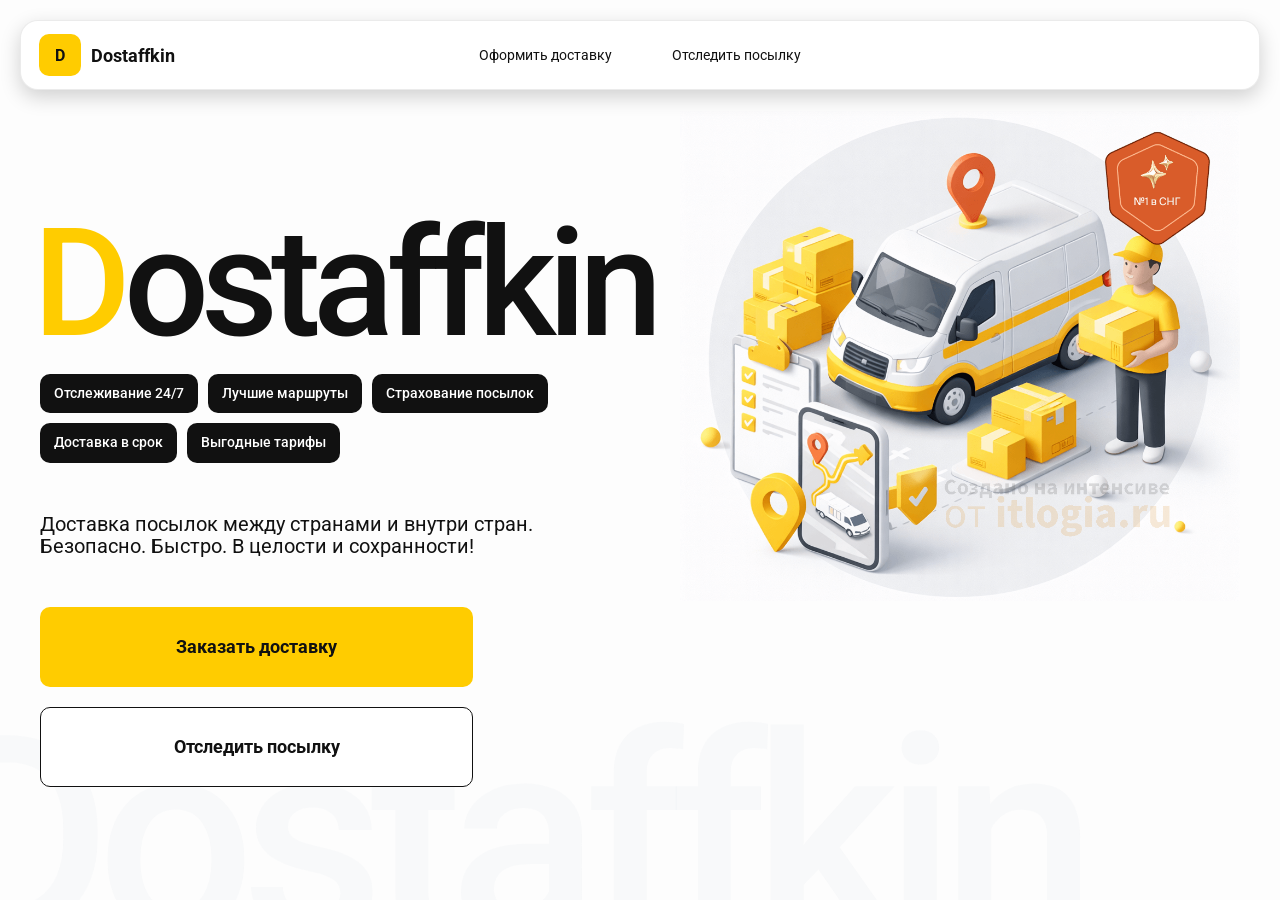
<file: index.html>
<!doctype html>
<html lang="ru">

<head>
    <meta charset="utf-8" />
    <meta name="viewport" content="width=device-width,initial-scale=1,maximum-scale=1,user-scalable=0" />
    <title>Dostaffkin — Доставка посылок между странами и внутри стран. Безопасно. Быстро. В целости и сохранности!
        </title>

        <link href="styles/base.css" rel="stylesheet" />
        <link href="styles/base_adaptive.css" rel="stylesheet" />
        <link href="styles/index.css" rel="stylesheet" />
        <link href="styles/index_adaptive.css" rel="stylesheet" />
</head>

<body>
    <div class="container">

        <header class="header">
            <a class="header-brand" href="#">
                <div class="header-logo">D</div>
                <div class="header-title">Dostaffkin</div>
            </a>
            <nav class="header-menu">
                <a class="header-link" href="./order.html">Оформить <span>доставку</span></a>
                <a class="header-link" href="./track.html">Отследить <span>посылку</span></a>
            </nav>
        </header>
        <main class="main">
            <section class="main-info">
                <div class="main-title">
                    <span>D</span>ostaffkin
                </div>
                <div class="main-features">
                    <div class="main-feature">Отслеживание 24/7</div>
                    <div class="main-feature">Лучшие маршруты</div>
                    <div class="main-feature">Страхование посылок</div>
                    <div class="main-feature">Доставка в срок</div>
                    <div class="main-feature">Выгодные тарифы</div>
                </div>
                <div class="main-description">
                    Доставка посылок между странами и внутри стран.
                    Безопасно. Быстро. В целости и сохранности!
                </div>
                <div class="main-actions">
                    <a class="button" type="button" href="./order.html">Заказать доставку</a>
                    <a class="button button-white" type="button" href="./track.html">Отследить посылку</a>
                </div>
            </section>
            <div class="main-title-ghost">Dostaffkin</div>
            <section class="main-image">
                <img src="images/main-image.png" alt="Main image" />
            </section>


        </main>


    </div>
</body>

</html>
</file>
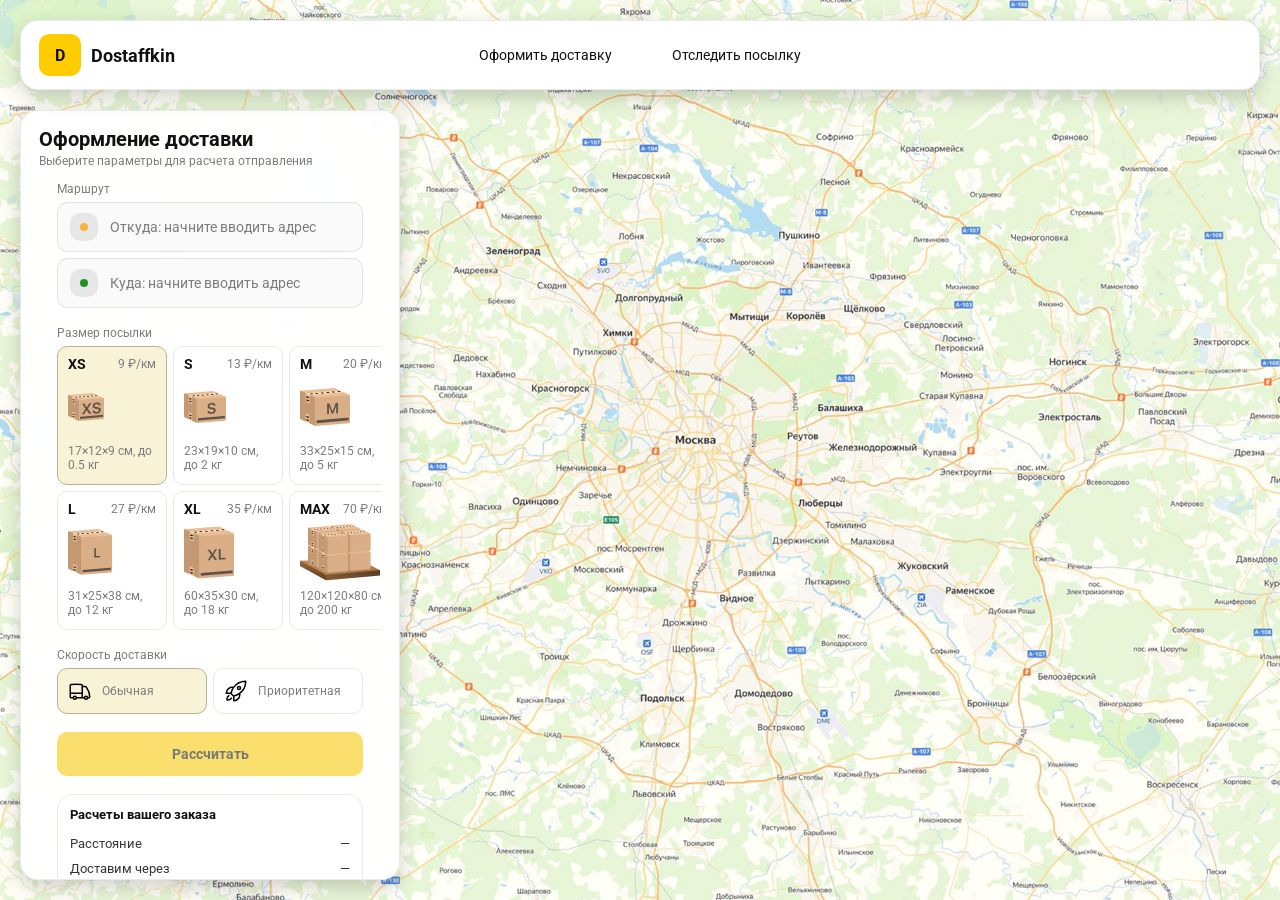
<file: order.html>
<!doctype html>
<html lang="ru">
<head>
    <meta charset="utf-8"/>
    <meta name="viewport" content="width=device-width,initial-scale=1,maximum-scale=1,user-scalable=0"/>
    <title>Оформление доставки</title>

    <link rel="stylesheet" href="styles/base.css"/>
    <link rel="stylesheet" href="styles/base_adaptive.css"/>

    <link rel="stylesheet" href="styles/order.css"/>
    <link rel="stylesheet" href="styles/order_adaptive.css"/>
</head>
<body>
    <div id="map"></div>

   <header class="header">
            <a class="header-brand" href="./index.html">
                <div class="header-logo">D</div>
                <div class="header-title">Dostaffkin</div>
            </a>
            <nav class="header-menu">
                <a class="header-link" href="#">Оформить <span>доставку</span></a>
                <a class="header-link" href="./track.html">Отследить <span>посылку</span></a>
            </nav>
        </header> 

    <aside class="main" id="sidebar">
        <div class="main-header">
    <div class="main-title">Оформление доставки</div>
    <div class="main-text">Выберите параметры для расчета отправления</div>
    <div class="main-content">
<div class="main-route">
    <div class="main-block-title">Маршрут</div>
    <div class="main-fields">
        <div class="main-field" id="fromField">
            <div class="main-pin"></div>
            <input id="from" placeholder="Откуда: начните вводить адрес" autocomplete="off"/>
            <div class="main-ac" id="fromAc" role="listbox" aria-label="Подсказки адресов"></div>
        </div>

        <div class="main-field" id="toField">
            <div class="main-pin"></div>
            <input id="to" placeholder="Куда: начните вводить адрес" autocomplete="off"/>
            <div class="main-ac" id="toAc" role="listbox" aria-label="Подсказки адресов"></div>
        </div>
    </div>
</div>
<div class="main-package">
    <div class="main-block-title">Размер посылки</div>

    <div class="main-sizes">
        <div class="main-size-card is-active" data-value="xs">
            <div class="main-size-top">
                <div class="main-size-label">XS</div>
                <div class="main-size-rate">9 ₽/км</div>
            </div>
            <div class="main-size-media">
                <img src="images/sizes/xs.png" alt="Короб XS"/>
            </div>
            <div class="main-size-description">17×12×9 см,
до 0.5 кг</div>
        </div>

        <div class="main-size-card" data-value="s">
            <div class="main-size-top">
                <div class="main-size-label">S</div>
                <div class="main-size-rate">13 ₽/км</div>
            </div>
            <div class="main-size-media">
                <img src="images/sizes/s.png" alt="Короб S"/>
            </div>
            <div class="main-size-description">23×19×10 см,
до 2 кг</div>
        </div>

        <div class="main-size-card" data-value="m">
            <div class="main-size-top">
                <div class="main-size-label">M</div>
                <div class="main-size-rate">20 ₽/км</div>
            </div>
            <div class="main-size-media">
                <img src="images/sizes/m.png" alt="Короб M"/>
            </div>
            <div class="main-size-description">33×25×15 см,
до 5 кг</div>
        </div>

        <div class="main-size-card" data-value="l">
            <div class="main-size-top">
                <div class="main-size-label">L</div>
                <div class="main-size-rate">27 ₽/км</div>
            </div>
            <div class="main-size-media">
                <img src="images/sizes/l.png" alt="Короб L"/>
            </div>
            <div class="main-size-description">31×25×38 см,
до 12 кг</div>
        </div>

        <div class="main-size-card" data-value="xl">
            <div class="main-size-top">
                <div class="main-size-label">XL</div>
                <div class="main-size-rate">35 ₽/км</div>
            </div>
            <div class="main-size-media">
                <img src="images/sizes/xl.png" alt="Короб XL"/>
            </div>
            <div class="main-size-description">60×35×30 см,
до 18 кг</div>
        </div>

        <div class="main-size-card" data-value="max">
            <div class="main-size-top">
                <div class="main-size-label">MAX</div>
                <div class="main-size-rate">70 ₽/км</div>
            </div>
            <div class="main-size-media main-size-media-palleta">
                <img src="images/sizes/max.png" alt="Паллета"/>
            </div>
            <div class="main-size-description">120×120×80 см,
до 200 кг</div>
        </div>
    </div>
</div>
<div class="main-speed">
    <div class="main-block-title">Скорость доставки</div>

    <div class="main-speeds">
        <div class="main-speed-card is-active" data-value="regular">
            <img class="main-speed-media" src="images/icons/regular.svg" alt="Regular"/>
            <div class="main-speed-description">Обычная</div>
        </div>
        <div class="main-speed-card" data-value="fast">
            <img class="main-speed-media" src="images/icons/fast.svg" alt="Fast"/>
            <div class="main-speed-description">Приоритетная</div>
        </div>

    </div>
</div>

<div class="main-calculate-block">
    <button id="calc" class="button calculate-button" type="button" disabled>Рассчитать</button>
</div>
<div class="main-result" id="result">
    <div class="main-result-title">Расчеты вашего заказа</div>
    <div class="main-result-lines">
        <div class="main-result-line"><span>Расстояние</span><span id="distanceValue">—</span></div>
        <div class="main-result-line"><span>Доставим через</span><span id="durationValue">—</span></div>
        <div class="main-result-line"><span>Тариф</span><span id="rateValue">—</span></div>
    </div>
    <div class="main-price">
        <div class="main-price-label">Итого</div>
        <div class="main-price-value" id="totalValue">—</div>
    </div>
</div>
<div class="main-order-box">
    <div class="main-order-form" id="orderForm">
        <div class="main-order-title">Оформление доставки</div>
        <div class="main-block-info-row">
            <div class="main-block-title">Контакты</div>
            <div class="order-fields">
                <div class="main-field">
                    <input id="customerName" placeholder="Ваше имя" autocomplete="off"/>
                </div>
                <div class="main-field">
                    <input id="customerPhone" placeholder="Ваш телефон" autocomplete="off" inputmode="tel"/>
                </div>
            </div>
        </div>
        <div class="main-block-info-row extra-info">
            <div class="main-block-title">Дополнительная информация</div>
            <div class="main-field textarea">
                <textarea id="comment" placeholder="Детали доставки и комментарии"></textarea>
            </div>
        </div>
        <button id="submit" class="button main-submit-request" type="button" disabled>Отправить
            заявку
        </button>
    </div>

    <div class="main-order-success" id="orderSuccess">
        <div class="main-success-icon">✓</div>
        <div class="main-success-title">Заявка отправлена!</div>
        <div class="main-success-title">Номер отправления – <span id="orderId"></span></div>
        <div class="main-success-subtitle">Мы скоро свяжемся с вами</div>
    </div>
</div>
    </div>
</div>
    </aside>    


</body>
</html>
</file>
<file: styles/base.css>
*, *::before, *::after {
    box-sizing: border-box;
}
@font-face {
    font-family: "Roboto";
    src: url("../fonts/Roboto-Regular.ttf");
    font-weight: normal;
}

@font-face {
    font-family: "Roboto";
    src: url("../fonts/Roboto-Bold.ttf");
    font-weight: bold;
}

@font-face {
    font-family: "Roboto";
    src: url("../fonts/Roboto-Medium.ttf");
    font-weight: 500;
}


html, body {
    margin: 0;
    color: #111111;
    font-family: "Roboto", sans-serif;
}

body {
    background: #FDFDFD;
}



.header {

    border-radius: 18px;
    box-shadow: 0 7px 20px 0 #0000002E;
    backdrop-filter: blur(10px);
    background: #ffffff;
    left: 20px;
    border: 1px solid rgba(0, 0, 0, 0.08);
    position: fixed;
    right: 20px;
    top: 20px;
    padding: 14px 18px;
    height: 70px;
    display: flex;
    align-items: center;
    z-index: 6;
}

.header-brand {
    display: flex;
    align-items: center;
    text-decoration: none;
    gap: 10px;
}

.header-logo {
    width: 42px;
    height: 42px;
    border-radius: 10px;
    background: #FFCC00;
    display: grid;
    place-items: center;
    font-weight: bold;
    color: #111;
}

.header-title {
    font-size: 18px;
    font-weight: bold;
    color: #111111;
    text-decoration: none;
}

.header-menu {
    display: flex;
    align-items: center;
    gap: 60px;
    margin: 0;
    position: absolute;
    left: 50%;
    transform: translateX(-50%);
}

.header-link {
    font-size: 14px;
    color: #111111;
    text-decoration: none;
}

.button {
    border: 0;
    outline: none;
    height: 44px;
    border-radius: 10px;
    font-size: 14px;
    font-weight: bold;
    cursor: pointer;
    font-family: inherit;
    transition: transform .08s ease, opacity .12s ease;
    background: #ffcc00;
    color: #111111;
    text-align: center;
    text-decoration: none;
}

.button:hover {
    background-color: #E5BC19;
}

.button:disabled {
    cursor: not-allowed;
    background-color: #FADE6E;
    color: #787878;
    transform: none;
}

.button.button-white {
    background: #ffffff;
    border: 1px solid #111111;
}

.button.button-white:hover {
    background: rgb(241 241 241);
}

.main-field {
    display: flex;
    align-items: center;
    margin-top: 6px;
    gap: 10px;
    border: 1px solid #1111111A;
    background: #FAFAFA;
    border-radius: 10px;
    padding: 10px 12px;
    position: relative;
    box-sizing: border-box;
    height: 50px;
}

.main-field.textarea {
    height: auto;
}

.main-pin {
    width: 28px;
    height: 28px;
    border-radius: 10px;
    background: rgba(17, 17, 17, 0.08);
    display: grid;
    place-items: center;
    flex: 0 0 auto;
    position: relative;
}

.main-pin::before {
    content: "";
    width: 8px;
    height: 8px;
    border-radius: 999px;
    background: orange;
    opacity: .75;
    display: block;
}

.main-field:last-child .main-pin::before {
    background: green;
    opacity: .85;
}

input, textarea {
    width: 100%;
    border: 0;
    outline: none;
    background: transparent;
    font-size: 14px;
    color: #111111;
    font-family: inherit;
}

textarea {
    resize: vertical;
    min-height: 72px;
    padding: 2px 0;
}

input::placeholder, textarea::placeholder {
    color: #7C7C7C;
}

.main-field:focus-within {
    border-color: rgba(0, 0, 0, 0.20);
    box-shadow: 0 0 0 4px rgba(255, 204, 0, 0.35);
    background: rgba(255, 255, 255, 0.75);
}
</file>
<file: styles/base_adaptive.css>
@media (max-width: 767px) {
    .header {
        left: 10px;
        right: 10px;
        top: 10px;
    }

    .header-link span {
        display: none;
    }

    .header-menu {
        gap: 20px;
        justify-content: flex-start;
        margin: 0 0 0 30px;
        position: static;
        transform: none;
    }
}

@media (max-width: 420px) {
    .header-title {
        display: none;
    }
}

@media (max-width: 374px) {
    .header-menu {
        gap: 10px;
        margin: 0 0 0 10px;
    }
}
</file>
<file: styles/index.css>
.container {
    overflow: hidden;
    min-height: 100vh;
}

.main {
    padding: 111px 40px 40px;
    position: relative;
    display: flex;
}

.main-info {
    max-width: 840px;
    width: 100%;
    position: relative;
}

.main-title {
    margin-top: 98px;
    font-weight: 500;
    font-size: 200px;
    line-height: 1;
    letter-spacing: -0.05em;
    color: #111111;
    left: -15px;
    position: relative;
}

.main-title span {
    color: #ffcc00;
}

.main-features {
    margin-top: 15px;
    display: flex;
    flex-wrap: wrap;
    gap: 10px;
}

.main-feature {
    background: #111111;
    color: #ffffff;
    padding: 12px 14px;
    font-weight: 500;
    font-size: 14px;
    line-height: 1.1;
    border-radius: 10px;
}
.main-description {
    margin-top: 50px;
    max-width: 500px;
    font-size: 20px;
    line-height: 1.1;
    color: #111111;
}

.main-actions {
    margin-top: 50px;
    display: flex;
    flex-direction: column;
    gap: 20px;
}

.main-actions .button {
    height: 80px;
    width: 433px;
    font-size: 18px;
    font-weight: bold;
    place-items: center;
    display: grid;
}

.main-title-ghost {
    position: absolute;
    z-index: -1;
    left: -70px;
    bottom: -150px;
    font-weight: 500;
    font-size: 278px;
    line-height: 1;
    letter-spacing: -0.05em;
    color: #ECEDF04D;
}

.main-image {
    width: 1024px;
    top: 100px;
    z-index: -2;
}

.main-image img {
    width: 100%;
    max-width: 1024px;
    height: auto;
    display: block;
}
</file>
<file: styles/index_adaptive.css>
@media (max-width: 1760px) {
    .main-title {
        font-size: 150px;
        left: -7px;
    }

    .main-info {
        max-width: 640px;
    }
}

@media (max-width: 1200px) {
    .main-info {
        max-width: 540px;
    }

    .main {
        padding: 111px 20px 20px;
    }

    .main-title {
        font-size: 120px;
        left: -4px;
    }

    .main-title-ghost {
        font-size: 220px;
    }
}

@media (max-width: 1024px) {
    .main-title {
        margin-top: 30px;
    }

    .main {
        flex-direction: column-reverse;
    }

    .main-image {
        max-width: 350px;
        position: absolute;
        left: 370px;
        top: 370px;
    }

    .main-info {
        max-width: 100%;
    }

    .main-actions {
        gap: 10px;
    }

    .main-actions .button {
        height: 50px;
        font-size: 14px;
        width: auto;
        max-width: 300px;
    }

    .main-description {
        max-width: 350px;
    }
}

@media (max-width: 570px) {
    .main-title {
        font-size: 88px;
    }

    .main-description {
        max-width: 100%
    }

    .main-actions {
       width: 100%;
    }

    .main-actions .button {
        width: 100%;
        max-width: 100%
    }

    .main-image {
        max-width: 650px;
        position: absolute;
        left: 170px;
        top: 70px;
        opacity: 0.2;
    }
}

@media (max-width: 400px) {
    .main-title {
        font-size: 70px;
    }
}
</file>
<file: styles/order.css>
#map {
    background-image: url("../images/order-bg.png");
    background-size: cover;
    position: fixed;
    inset: 0;
}
.main {
    border-radius: 18px;
    box-shadow: 0 7px 20px 0 #0000002E;
    backdrop-filter: blur(10px);
    background: rgba(255, 255, 255, 0.96);
    left: 20px;
    border: 1px solid rgba(0, 0, 0, 0.08);
    position: fixed;
    top: 110px;
    bottom: 20px;
    width: 380px;
    display: flex;
    flex-direction: column;
    overflow: hidden;
    z-index: 5;
}
.main-header {
    padding: 18px 18px 12px 18px;
    border-bottom: 1px solid rgba(0, 0, 0, 0.06);
    display: flex;
    flex-direction: column;
}

.main-title {
    font-size: 20px;
    line-height: 100%;
    font-weight: bold;
}

.main-text {
    font-size: 12px;
    margin-top: 5px;
    color: #7C7C7C;
}

.main-content {
    padding: 14px 18px 18px 18px;
    overflow: auto;
    scrollbar-width: none;
    display: flex;
    flex-direction: column;
    gap: 18px;
    flex: 1;
}

.main-block-title {
    font-size: 12px;
    color: #7C7C7C;
}

.main-route .main-block-title,
.main-package .main-block-title {
    margin-bottom: 6px;
}

.main-sizes {
    display: grid;
    gap: 6px;
    grid-template-columns: repeat(3, 1fr);
}

.main-size-card {
    border: 1px solid #E8E8E7;
    background: #FFFFFF;
    border-radius: 10px;
    padding: 10px;
    cursor: pointer;
    user-select: none;
    transition: transform .08s ease, border-color .12s ease, background .12s ease;
    min-height: 139px;
}

.main-size-card:hover {
    transform: translateY(-1px);
}

.main-size-card.is-active {
    background-color: #F8F2D6;
    border-color: #B7B196;
}

.main-size-top {
    display: flex;
    align-items: center;
    justify-content: space-between;
}

.main-size-label {
    font-weight: bold;
    font-size: 14px;
    color: #111111;
    line-height: 100%;
}

.main-size-rate {
    font-size: 12px;
    color: #7C7C7C;
    line-height: 100%;
}

.main-size-media {
    margin-top: 8px;
    height: 57px;
}

.main-size-description {
    margin-top: 8px;
    font-size: 12px;
    color: #7C7C7C;
    line-height: 1.2;
}

.calculate-button {
    width: 100%;
}

.main-result {
    border: 1px solid rgba(0, 0, 0, 0.08);
    background: rgba(255, 255, 255, 0.75);
    border-radius: 16px;
    padding: 12px;
    line-height: 1.25;
}

.main-result-title {
    font-weight: bold;
    font-size: 13px;
    color: #111111;
    margin-bottom: 13px;
}

.main-result-lines {
    gap: 8px;
    display: flex;
    flex-direction: column;
}

.main-result-line {
    font-size: 13px;
    color: rgba(17, 17, 17, 0.85);
    display: flex;
    justify-content: space-between;
}

.main-price {
    margin-top: 18px;
    padding-top: 10px;
    border-top: 1px dashed rgba(0, 0, 0, 0.12);
    display: flex;
    align-items: baseline;
    justify-content: space-between;
}

.main-price-label {
    font-size: 12px;
    color: rgba(17, 17, 17, 0.55);
}

.main-price-value {
    font-size: 20px;
    font-weight: bold;
    color: #111111;
    letter-spacing: -0.3px;
}

.main-order-box {
    background: #ffffff;
    border: 1px solid #E8E8E7;
    border-radius: 10px;
    padding: 12px;
}

.main-order-title {
    margin-bottom: 8px;
    font-weight: bold;
    font-size: 14px;
    color: #111111;
}

.main-block-info {
    display: flex;
    flex-direction: column;
    gap: 6px;
}

.order-fields {
    display: grid;
    grid-template-columns: 1fr 1fr;
    column-gap: 10px;
    margin-top: 6px;
}

.main-block-info-row.extra-info {
    display: block;
    margin-top: 13px;
}

.main-submit-request {
    width: 100%;
    margin-top: 6px;
}

.main-order-success {
    display: none;
    text-align: center;
    padding: 22px 12px;
    gap: 12px;
}

.main-order-success.is-visible {
    display: flex;
    flex-direction: column;
    align-items: center;
}

.main-success-icon {
    width: 56px;
    height: 56px;
    border-radius: 50%;
    background: #16a34a;
    color: #ffffff;
    display: grid;
    place-items: center;
    font-size: 30px;
}

.main-success-title {
    font-size: 14px;
    font-weight: bold;
    color: #111111;
}

.main-success-subtitle {
    font-size: 12px;
    color: rgba(17, 17, 17, 0.55);
    line-height: 1.3;
}
.main-speed .main-block-title {
    margin-bottom: 6px;
}

.main-speeds {
    display: grid;
    gap: 6px;
    grid-template-columns: repeat(2, 1fr);
}

.main-speed-card {
    border: 1px solid #E8E8E7;
    background: #FFFFFF;
    border-radius: 10px;
    padding: 10px;
    cursor: pointer;
    user-select: none;
    transition: transform .08s ease, border-color .12s ease, background .12s ease;
    display: flex;
    align-items: center;
    gap: 10px;
}

.main-speed-card:hover {
    transform: translateY(-1px);
}

.main-speed-card.is-active {
    background-color: #F8F2D6;
    border-color: #B7B196;
}

.main-speed-description {
    font-size: 12px;
    color: #7C7C7C;
    line-height: 1.2;
}
</file>
<file: styles/order_adaptive.css>
max-width: 767px {
    .main {
        left: 10px;
        right: 10px;
        top: 50%;
        bottom: 12px;
        width: auto;
        max-width: none;
    }
}

max-width: 420px {
    .main-sizes {
        grid-template-columns: repeat(2, 1fr);
    }
}
</file>
